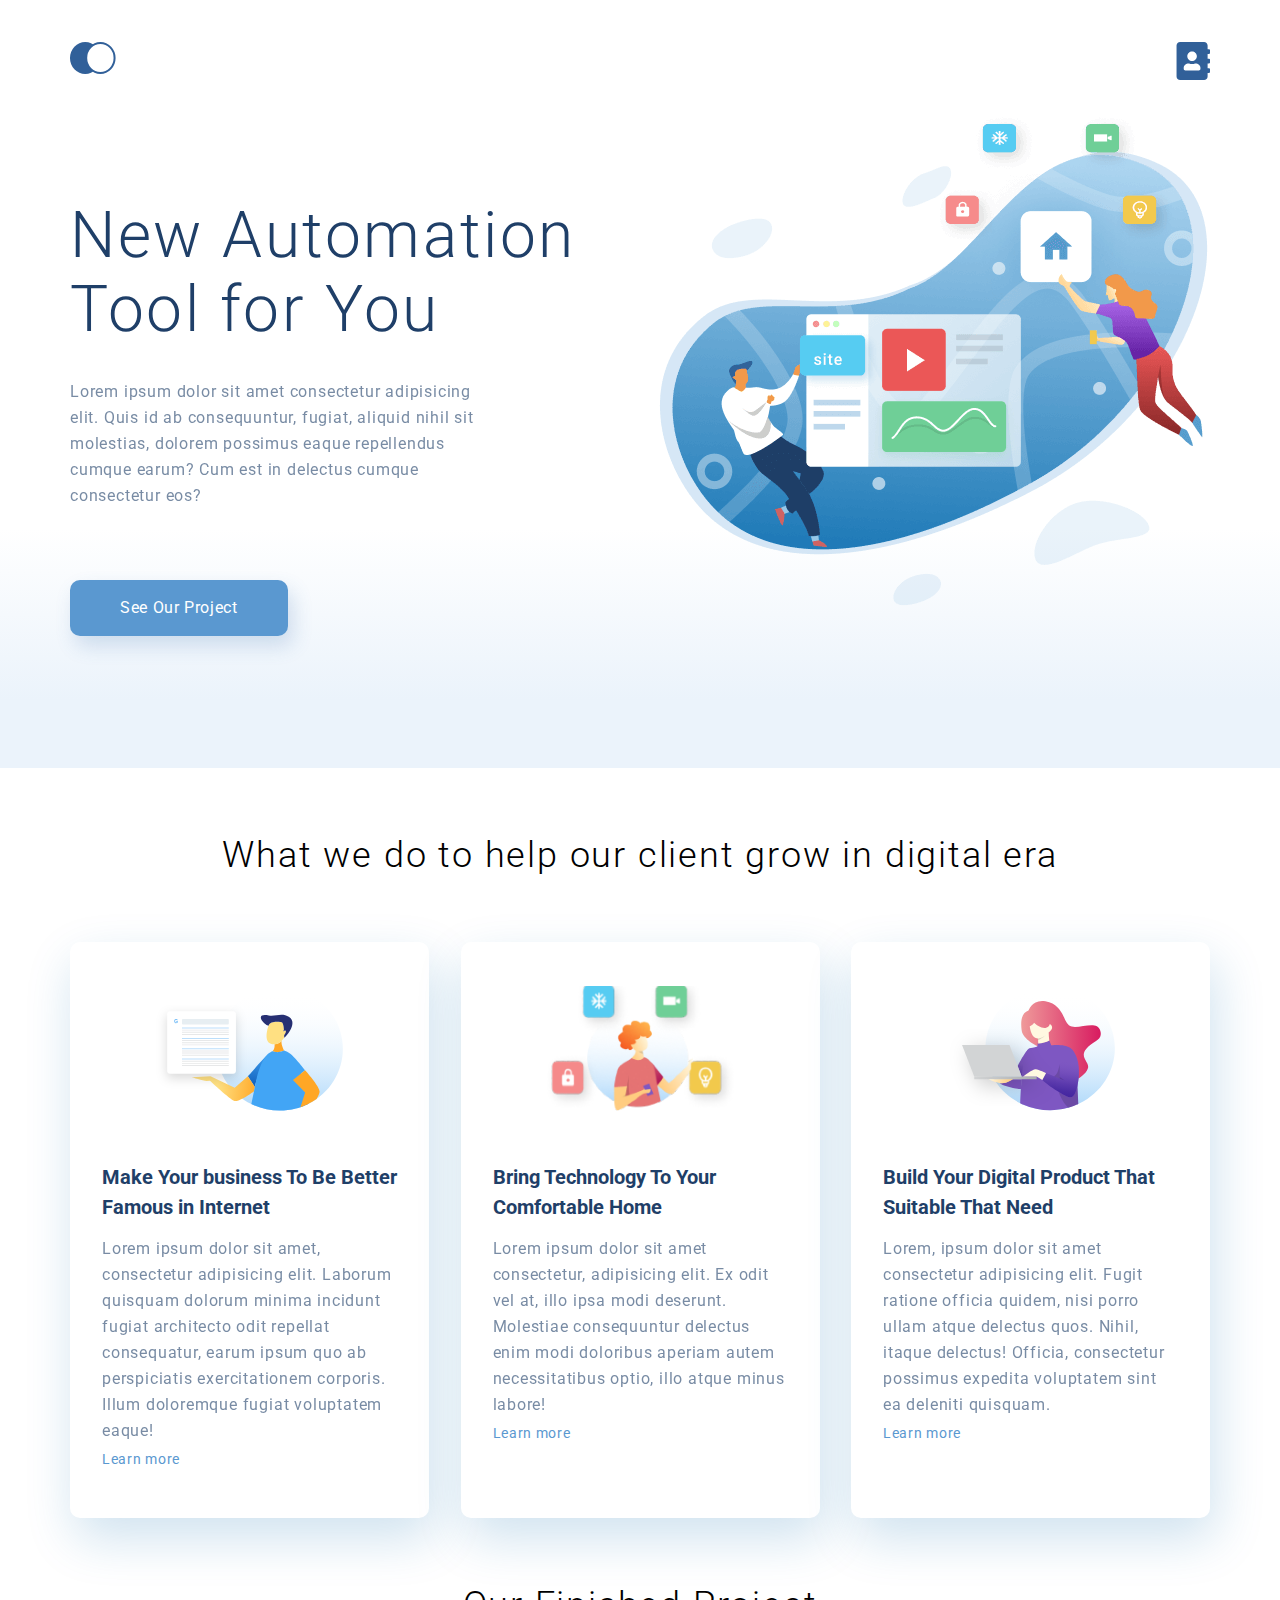
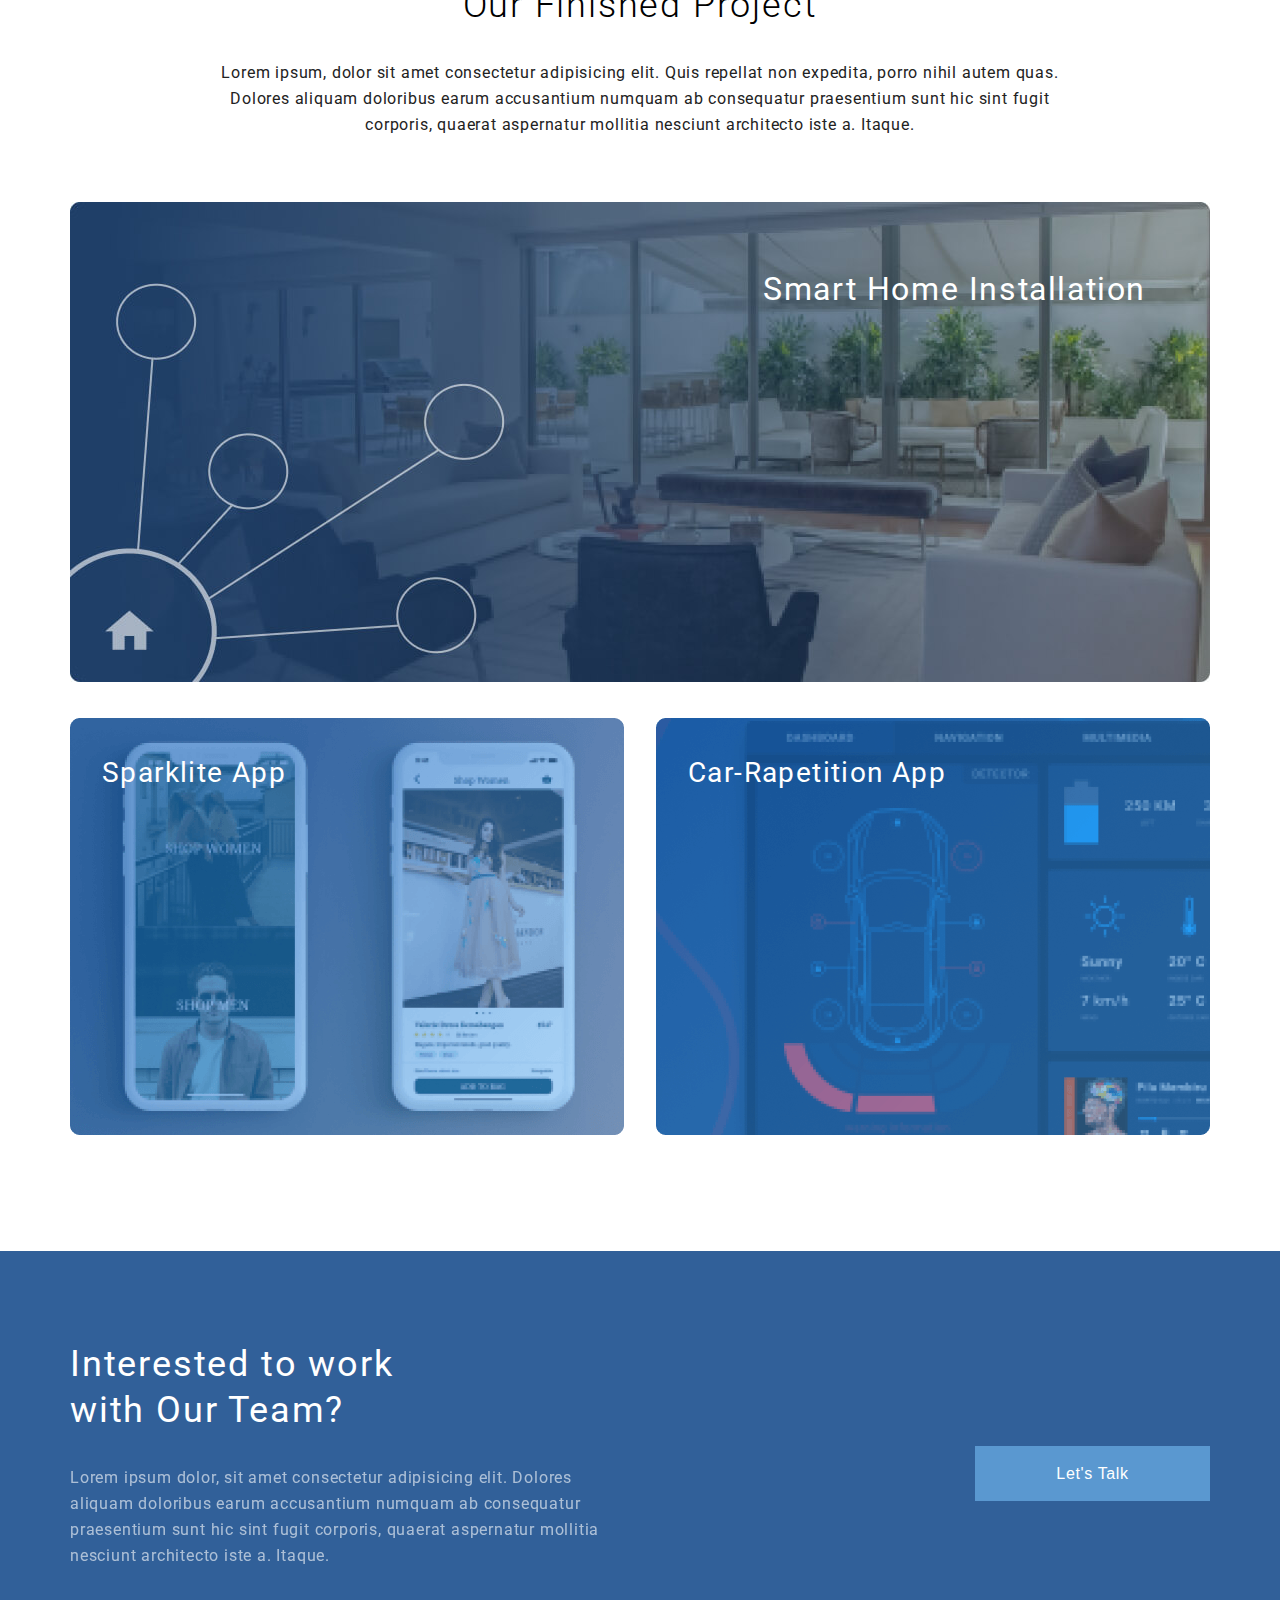
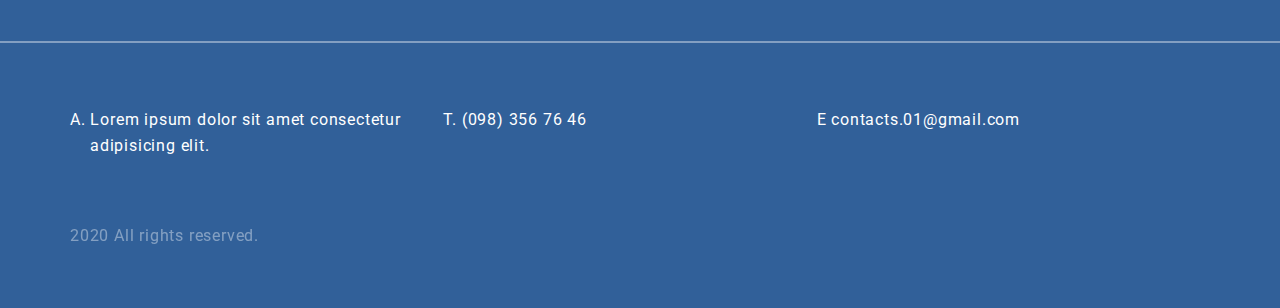
<file: index.html>
<!DOCTYPE html>
<html lang="en">
  <head>
    <meta charset="UTF-8" />
    <meta name="viewport" content="width=device-width, initial-scale=1.0" />
    <title>First project</title>
    <link
      href="https://fonts.googleapis.com/css2?family=Roboto:wght@400;500&display=swap"
      rel="stylesheet"
    />
    <link rel="stylesheet" href="style.css" />
  </head>
  <body>
    <div class="body-container">
      <div class="big-container">
        <div class="header-container">
          <div class="menu">
            <a href="index.html"><img src="img/logo.svg" alt="Logo" /></a>
            <a href="contacts.html"
              ><img src="img/contacts.svg" alt="Contacts"
            /></a>
          </div>

          <div class="main-header">
            <h1 class="header1">New Automation Tool for You</h1>
            <p class="default-text main-header-text">
              Lorem ipsum dolor sit amet consectetur adipisicing elit. Quis id
              ab consequuntur, fugiat, aliquid nihil sit molestias, dolorem
              possimus eaque repellendus cumque earum? Cum est in delectus
              cumque consectetur eos?
            </p>
            <a href="#" class="top-button">See Our Project</a>
          </div>
        </div>
      </div>

      <div class="what-we-do">
        <h3 class="header-title">
          What we do to help our client grow in digital era
        </h3>
        <div class="flex-columns">
          <div class="card">
            <img class="card-img" src="img/card-1.svg" alt="card 1" />
            <h4 class="header-card">
              Make Your business To Be Better Famous in Internet
            </h4>
            <p class="default-text">
              Lorem ipsum dolor sit amet, consectetur adipisicing elit. Laborum
              quisquam dolorum minima incidunt fugiat architecto odit repellat
              consequatur, earum ipsum quo ab perspiciatis exercitationem
              corporis. Illum doloremque fugiat voluptatem eaque!
            </p>
            <a href="#" class="card-link">Learn more</a>
          </div>

          <div class="card">
            <img class="card-img" src="img/card-2.png" alt="card 2" />
            <h4 class="header-card">
              Bring Technology To Your Comfortable Home
            </h4>
            <p class="default-text">
              Lorem ipsum dolor sit amet consectetur, adipisicing elit. Ex odit
              vel at, illo ipsa modi deserunt. Molestiae consequuntur delectus
              enim modi doloribus aperiam autem necessitatibus optio, illo atque
              minus labore!
            </p>
            <a href="#" class="card-link">Learn more</a>
          </div>

          <div class="card">
            <img class="card-img" src="img/card-3.svg" alt="card 3" />
            <h4 class="header-card">
              Build Your Digital Product That Suitable That Need
            </h4>
            <p class="default-text">
              Lorem, ipsum dolor sit amet consectetur adipisicing elit. Fugit
              ratione officia quidem, nisi porro ullam atque delectus quos.
              Nihil, itaque delectus! Officia, consectetur possimus expedita
              voluptatem sint ea deleniti quisquam.
            </p>
            <a href="#" class="card-link">Learn more</a>
          </div>
        </div>
      </div>

      <div class="bottom">
        <h3 class="header-title">Our Finished Project</h3>
        <p class="default-text text-project">
          Lorem ipsum, dolor sit amet consectetur adipisicing elit. Quis
          repellat non expedita, porro nihil autem quas. Dolores aliquam
          doloribus earum accusantium numquam ab consequatur praesentium sunt
          hic sint fugit corporis, quaerat aspernatur mollitia nesciunt
          architecto iste a. Itaque.
        </p>

        <div class="project-item">
          <img class="project-img" src="img/SmartHome.jpg" alt="Smart Photo" />
          <p class="project-text">Smart Home Installation</p>
        </div>
        <div class="project-parent">
          <div class="project-item">
            <img
              class="project-img"
              src="img/SparkliteApp.png"
              alt="Sparklite App"
            />
            <p class="project-parent-text">Sparklite App</p>
          </div>
          <div class="project-item">
            <img class="project-img" src="img/CarRap.png" alt="Car App" />
            <p class="project-parent-text">Car-Rapetition App</p>
          </div>
        </div>
      </div>

      <div class="footer-container">
        <div class="footer-main">
          <div class="footer-contacts">
            <div class="footer-text">
              <h3>Interested to work with Our Team?</h3>
              <p>
                Lorem ipsum dolor, sit amet consectetur adipisicing elit.
                Dolores aliquam doloribus earum accusantium numquam ab
                consequatur praesentium sunt hic sint fugit corporis, quaerat
                aspernatur mollitia nesciunt architecto iste a. Itaque.
              </p>
            </div>
            <div class="footer-button">
              <button>Let's Talk</button>
            </div>
          </div>
        </div>

        <hr class="footer-hr" />

        <div class="footer-main">
          <ul class="footer-ul">
            <li class="li-address">
              Lorem ipsum dolor sit amet consectetur adipisicing elit.
            </li>
            <li class="li-tel">(098) 356 76 46</li>
            <li class="li-con">contacts.01@gmail.com</li>
          </ul>
          <p class="footer-copyright">2020 All rights reserved.</p>
        </div>
      </div>
    </div>
  </body>
</html>
</file>
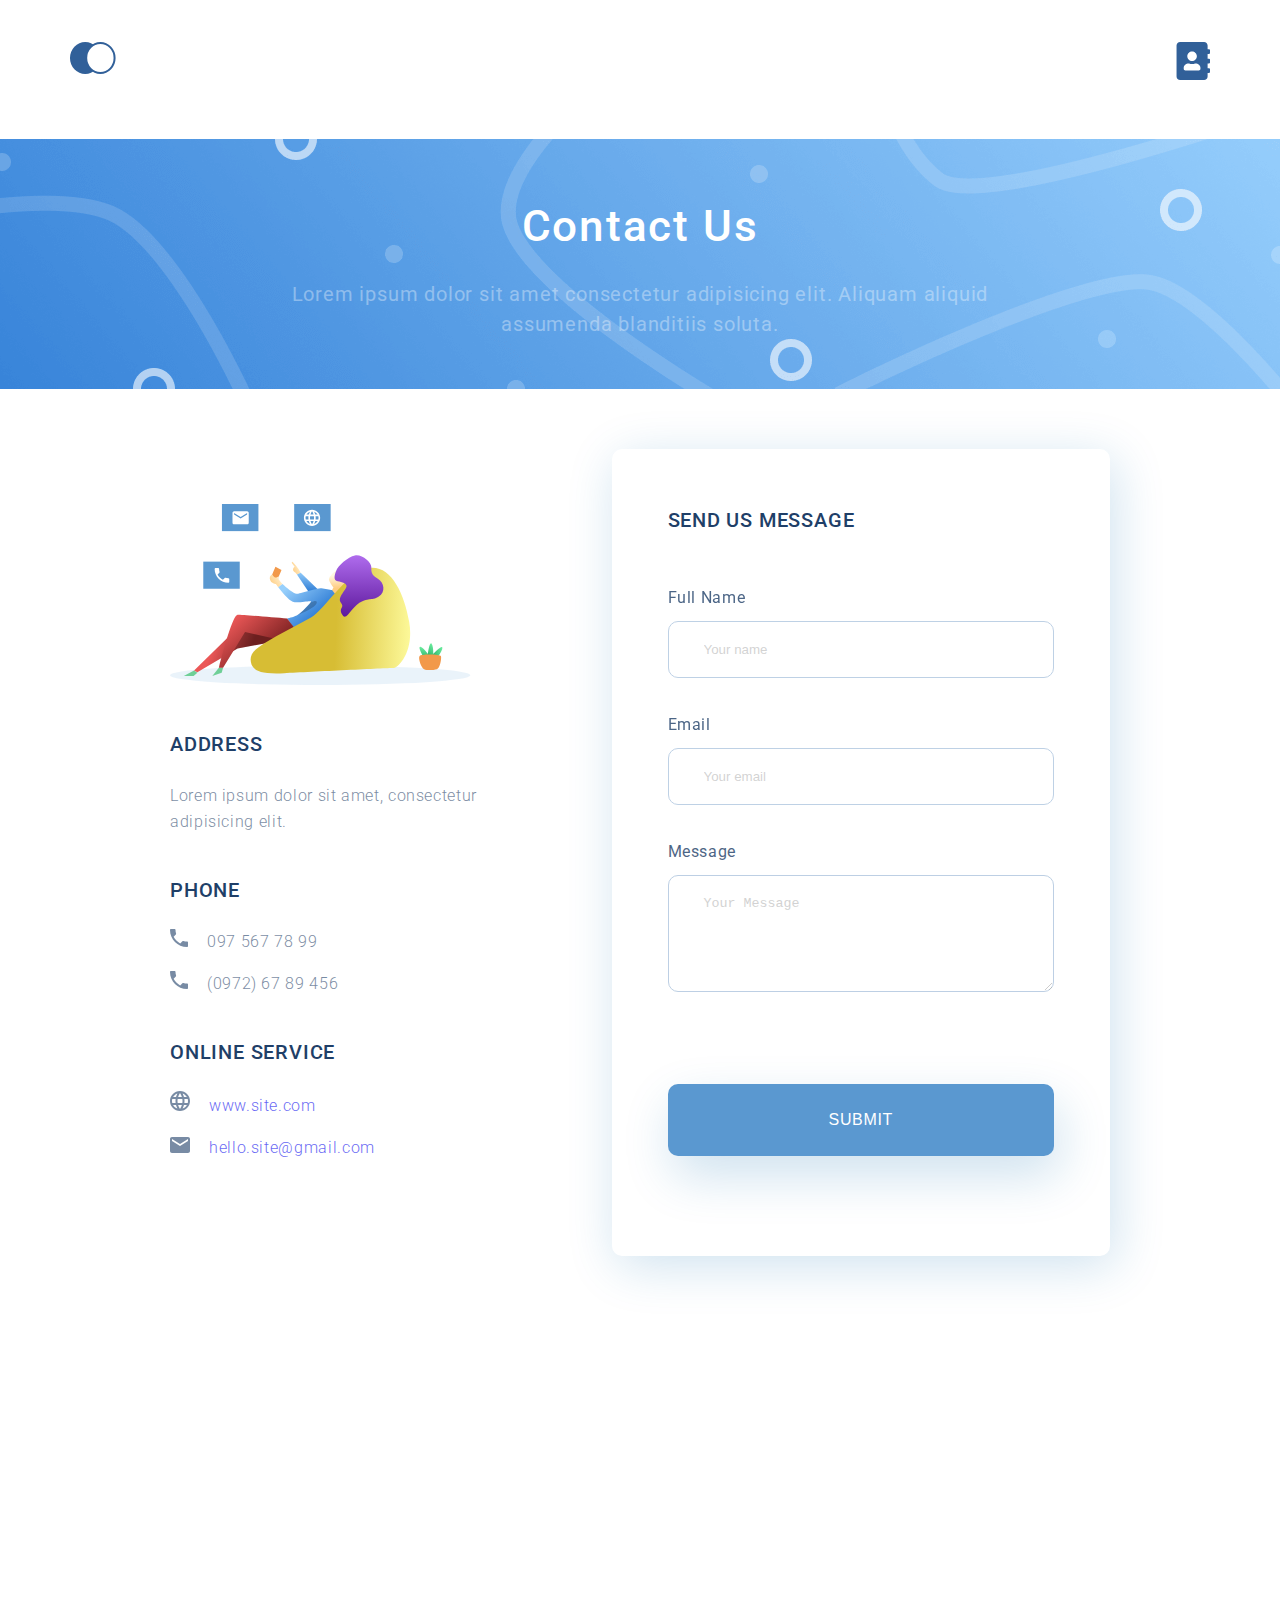
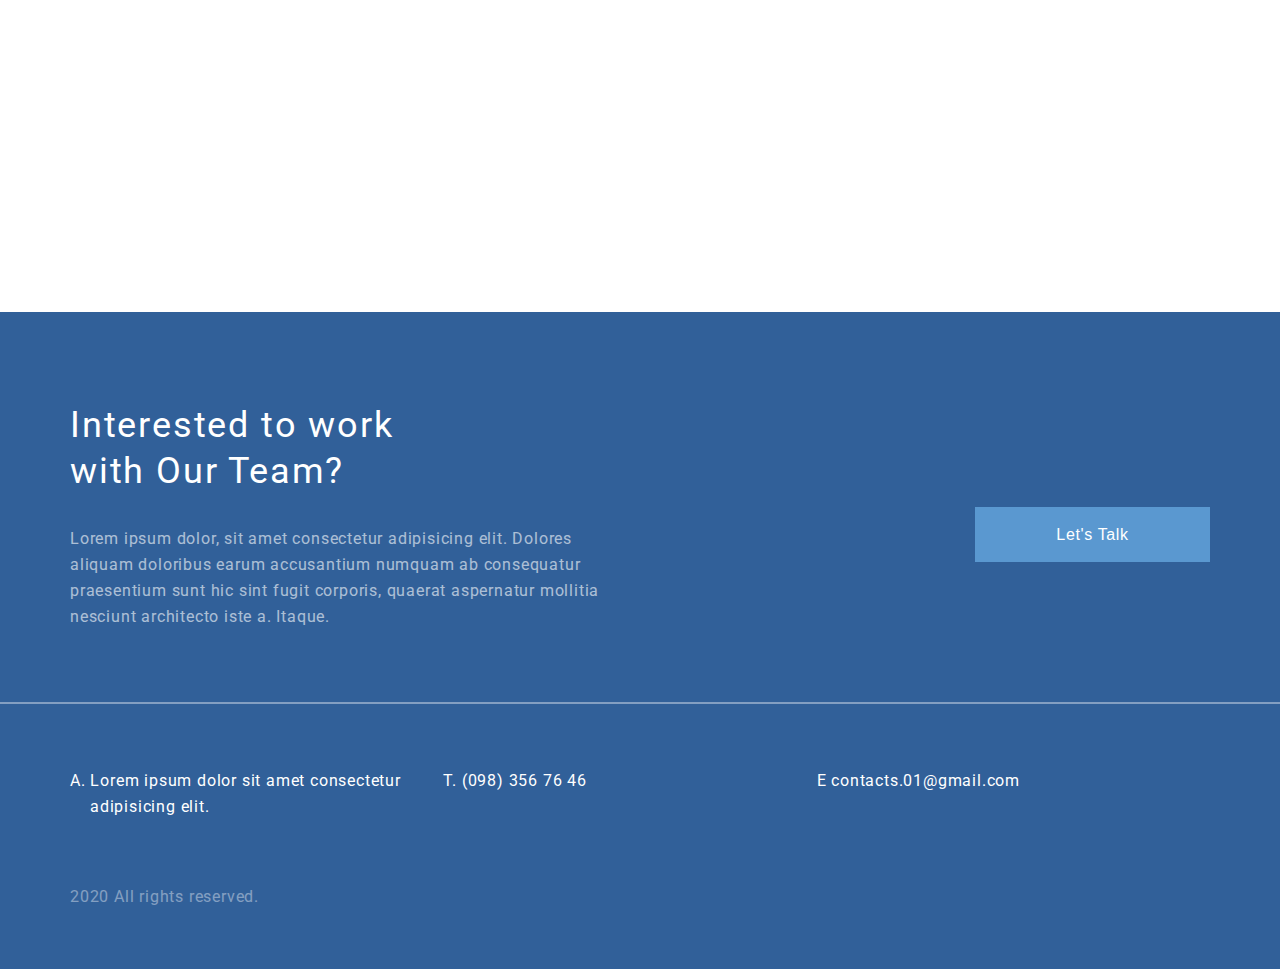
<file: contacts.html>
<!DOCTYPE html>
<html lang="en">
  <head>
    <meta charset="UTF-8" />
    <meta name="viewport" content="width=device-width, initial-scale=1.0" />
    <title>First project</title>
    <link
      href="https://fonts.googleapis.com/css2?family=Roboto:wght@400;500&display=swap"
      rel="stylesheet"
    />
    <link rel="stylesheet" href="style.css" />
  </head>

  <body>
    <div class="body-container">
      <div class="header-container">
        <div class="menu">
          <a href="index.html"><img src="img/logo.svg" alt="Logo" /></a>
          <a href="contacts.html"
            ><img src="img/contacts.svg" alt="Contacts"
          /></a>
        </div>
      </div>

      <div class="contact-us">
        <div class="contact-us-block">
          <h2 class="header2">Contact Us</h2>
          <p class="default-text contact-text">
            Lorem ipsum dolor sit amet consectetur adipisicing elit. Aliquam
            aliquid assumenda blanditiis soluta.
          </p>
        </div>
      </div>

      <div class="contacts-main">
        <div class="flex-address">
          <img src="img/contact_form.svg" alt="Logo" />
          <div class="contacts-element">
            <h4 class="header-contacts">Address</h4>
            <p class="contacts-text">
              Lorem ipsum dolor sit amet, consectetur adipisicing elit.
            </p>
          </div>
          <div class="contacts-element">
            <h4 class="header-contacts">Phone</h4>
            <ul class="contacts-text">
              <li>
                <img src="img/contact-world.svg" alt="contacts" />097 567 78 99
              </li>
              <li>
                <img src="img/contact-world.svg" alt="contacts" />(0972) 67 89
                456
              </li>
            </ul>
          </div>
          <div class="contacts-element">
            <h4 class="header-contacts">Online service</h4>
            <ul class="contacts-text">
              <li>
                <img src="img/contact-tel.svg" alt="contacts" /><a
                  href="index.html"
                  >www.site.com</a
                >
              </li>
              <li>
                <img src="img/contact-post.svg" alt="contacts" /><a
                  href="mailto:contacts.01@gmail.com"
                  >hello.site@gmail.com</a
                >
              </li>
            </ul>
          </div>
        </div>
        <div class="contacts-form">
          <h4 class="header-contacts">Send us message</h4>
          <form class="flex-form">
            <label
              >Full Name
              <input
                class="form-input"
                type="text"
                placeholder="Your name" /></label
            ><br />

            <label
              >Email
              <input
                class="form-input"
                type="email"
                placeholder="Your email" /></label
            ><br />

            <label
              >Message
              <textarea
                class="form-input"
                rows="5"
                placeholder="Your Message"
              ></textarea></label
            ><br />

            <button class="form-button" type="submit">Submit</button>
          </form>
        </div>
      </div>

      <iframe
        class="map-iframe"
        src="https://www.google.com/maps/embed?pb=!1m18!1m12!1m3!1d66680.07993614573!2d34.471795273642435!3d31.782299998574523!2m3!1f0!2f0!3f0!3m2!1i1024!2i768!4f13.1!3m3!1m2!1s0x0%3A0xcc661fa6f7ae2de1!2sClalit%20Pharmacy!5e0!3m2!1sru!2sil!4v1602493790970!5m2!1sru!2sil"
        frameborder="0"
        style="border: 0"
        allowfullscreen=""
        aria-hidden="false"
        tabindex="0"
      ></iframe>

      <div class="footer-container">
        <div class="footer-main">
          <div class="footer-contacts">
            <div class="footer-text">
              <h3>Interested to work with Our Team?</h3>
              <p>
                Lorem ipsum dolor, sit amet consectetur adipisicing elit.
                Dolores aliquam doloribus earum accusantium numquam ab
                consequatur praesentium sunt hic sint fugit corporis, quaerat
                aspernatur mollitia nesciunt architecto iste a. Itaque.
              </p>
            </div>
            <div class="footer-button">
              <button>Let's Talk</button>
            </div>
          </div>
        </div>

        <hr class="footer-hr" />

        <div class="footer-main">
          <ul class="footer-ul">
            <li class="li-address">
              Lorem ipsum dolor sit amet consectetur adipisicing elit.
            </li>
            <li class="li-tel">(098) 356 76 46</li>
            <li class="li-con">contacts.01@gmail.com</li>
          </ul>
          <p class="footer-copyright">2020 All rights reserved.</p>
        </div>
      </div>
    </div>
  </body>
</html>
</file>
<file: style.css>
* {
  margin: 0;
  padding: 0;
}

html {
  font-family: "Roboto", sans-serif;
}

.body-container {
  max-width: 1366px;
  margin: 0 auto;
}

.default-text {
  font-size: 16px;
  line-height: 26px;
  color: #1f3f68;
  letter-spacing: 0.05em;
  opacity: 0.6;
}

.big-container {
  margin: 0 auto;
  min-height: 768px;
  background: -webkit-gradient(linear, left bottom, left top, color-stop(8.84%, #ebf3fb), color-stop(31.12%, rgba(152, 195, 232, 0)));
  background: linear-gradient(0deg, #ebf3fb 8.84%, rgba(152, 195, 232, 0) 31.12%);
}

.header-container {
  margin: 0 auto;
  max-width: 1140px;
  display: -webkit-box;
  display: -ms-flexbox;
  display: flex;
  -webkit-box-orient: vertical;
  -webkit-box-direction: normal;
      -ms-flex-direction: column;
          flex-direction: column;
  height: 100%;
}

.menu {
  padding-top: 42px;
  display: -webkit-box;
  display: -ms-flexbox;
  display: flex;
  -webkit-box-pack: justify;
      -ms-flex-pack: justify;
          justify-content: space-between;
}

.contact-us {
  margin: 55px 0;
  background-image: url(img/contact_us.png);
  background-repeat: no-repeat;
  background-position: right center;
  min-height: 250px;
}

.contact-us-block {
  margin: 0 auto;
  max-width: 780px;
  padding-top: 50px;
  text-align: center;
}

.contact-text {
  font-size: 20px;
  line-height: 30px;
  text-align: center;
  letter-spacing: 0.04em;
  color: rgba(255, 255, 255, 0.6);
  font-weight: 400;
  margin-top: 16px;
}

.contacts-text {
  font-weight: 300;
  font-size: 16px;
  line-height: 26px;
  letter-spacing: 0.04em;
  color: #1f3f68;
  opacity: 0.6;
}

.contacts-main {
  margin: 60px auto 90px;
  max-width: 940px;
  display: -webkit-box;
  display: -ms-flexbox;
  display: flex;
  -webkit-box-pack: justify;
      -ms-flex-pack: justify;
          justify-content: space-between;
}

.main-header {
  padding-top: 115px;
  -webkit-box-flex: 1;
      -ms-flex-positive: 1;
          flex-grow: 1;
  background-image: url(img/top-img.png);
  background-repeat: no-repeat;
  background-position: right center;
}

.top-button {
  font-size: 16px;
  line-height: 26px;
  text-align: center;
  letter-spacing: 0.04em;
  color: #ffffff;
  background: #5a98d0;
  -webkit-box-shadow: 5px 10px 20px rgba(53, 110, 173, 0.2);
          box-shadow: 5px 10px 20px rgba(53, 110, 173, 0.2);
  border-radius: 10px;
  padding: 15px 50px;
  text-decoration: none;
  display: inline-block;
  margin-top: 71px;
}

.what-we-do {
  padding-top: 64px;
  max-width: 1140px;
  margin: 0 auto;
}

.flex-columns {
  display: -webkit-box;
  display: -ms-flexbox;
  display: flex;
  -webkit-box-pack: justify;
      -ms-flex-pack: justify;
          justify-content: space-between;
  padding-top: 64px;
  padding-bottom: 64px;
}

.card {
  width: 359px;
  padding: 44px 32px;
  -webkit-box-sizing: border-box;
          box-sizing: border-box;
  -webkit-box-shadow: 5px 20px 50px rgba(16, 112, 177, 0.2);
          box-shadow: 5px 20px 50px rgba(16, 112, 177, 0.2);
  border-radius: 10px;
  background-color: #fff;
  display: -webkit-box;
  display: -ms-flexbox;
  display: flex;
  -webkit-box-orient: vertical;
  -webkit-box-direction: normal;
      -ms-flex-direction: column;
          flex-direction: column;
}

.card-link {
  font-size: 14px;
  line-height: 30px;
  letter-spacing: 0.05em;
  color: #5a98d0;
  text-decoration: none;
}

.card-img {
  -ms-flex-item-align: center;
      -ms-grid-row-align: center;
      align-self: center;
  margin-bottom: 51px;
  height: 125px;
}

.flex-address {
  -webkit-box-flex: 1;
      -ms-flex: 1;
          flex: 1;
  padding: 55px 55px 55px 0;
  -webkit-box-sizing: border-box;
          box-sizing: border-box;
}

.contacts-element {
  margin: 40px auto;
}

.contacts-element ul li {
  list-style: none;
}

.contacts-element ul li img {
  margin-right: 19px;
}

.contacts-element ul li a {
  text-decoration: none;
}

.contacts-element ul li:last-child {
  margin-top: 16px;
}

.contacts-form {
  -webkit-box-flex: 1;
      -ms-flex: 1;
          flex: 1;
  text-align: left;
  -webkit-box-sizing: border-box;
          box-sizing: border-box;
  padding: 56px;
  background: #ffffff;
  -webkit-box-shadow: 5px 10px 50px rgba(16, 112, 177, 0.2);
          box-shadow: 5px 10px 50px rgba(16, 112, 177, 0.2);
  border-radius: 10px;
}

.project-item {
  position: relative;
  -webkit-box-flex: 1;
      -ms-flex-positive: 1;
          flex-grow: 1;
}

.project-img {
  width: 100%;
}

.project-text {
  font-weight: 400;
  font-size: 32px;
  line-height: 46px;
  letter-spacing: 0.05em;
  text-align: right;
  color: #ffffff;
  position: absolute;
  top: 64px;
  right: 64px;
}

.project-parent {
  display: -webkit-box;
  display: -ms-flexbox;
  display: flex;
  -webkit-box-pack: justify;
      -ms-flex-pack: justify;
          justify-content: space-between;
  margin-top: 32px;
}

.project-parent .project-item:first-child {
  margin-right: 32px;
}

.project-parent-text {
  font-weight: 400;
  font-size: 28px;
  line-height: 46px;
  letter-spacing: 0.05em;
  text-align: right;
  color: #ffffff;
  position: absolute;
  top: 32px;
  left: 32px;
}

.bottom {
  margin: 0 auto;
  max-width: 1140px;
}

.text-project {
  width: 75%;
  margin: 32px auto 64px;
  color: #222222;
  opacity: 1;
  text-align: center;
}

.footer-container {
  margin-top: 112px;
  min-height: 657px;
  background-color: #316099;
}

.footer-main {
  max-width: 1140px;
  margin: 0 auto;
}

.footer-contacts {
  height: 390px;
  display: -webkit-box;
  display: -ms-flexbox;
  display: flex;
  -webkit-box-pack: justify;
      -ms-flex-pack: justify;
          justify-content: space-between;
}

.footer-ul {
  margin-top: 64px;
  margin-left: 20px;
  display: -webkit-box;
  display: -ms-flexbox;
  display: flex;
  -webkit-box-pack: justify;
      -ms-flex-pack: justify;
          justify-content: space-between;
  list-style: none;
  font-size: 16px;
  text-align: left;
  line-height: 26px;
  letter-spacing: 0.05em;
  color: #ffffff;
}

.footer-ul li {
  -webkit-box-flex: 1;
      -ms-flex: 1;
          flex: 1;
}

.li-address::before {
  content: "A.   ";
  margin-left: -20px;
}

.li-tel::before {
  content: "T.   ";
  margin-left: -20px;
}

.li-con::before {
  content: "E   ";
  margin-left: -20px;
}

.footer-copyright {
  text-align: left;
  font-size: 16px;
  font-weight: 400;
  line-height: 26px;
  letter-spacing: 0.05em;
  color: #ffffff;
  opacity: 0.4;
  margin-top: 64px;
}

.footer-text {
  text-align: left;
  width: 100%;
}

.footer-text h3 {
  padding-top: 90px;
  width: 340px;
  font-size: 36px;
  font-weight: 400;
  line-height: 46px;
  letter-spacing: 0.05em;
  text-align: left;
  color: #ffffff;
}

.footer-text p {
  padding-top: 32px;
  font-size: 16px;
  line-height: 26px;
  font-weight: 400;
  letter-spacing: 0.05em;
  color: #ffffff;
  opacity: 0.6;
}

.footer-button {
  width: 100%;
  -ms-flex-item-align: center;
      -ms-grid-row-align: center;
      align-self: center;
  position: relative;
}

.footer-button button {
  width: 235px;
  height: 55px;
  font-weight: 400;
  font-size: 16px;
  line-height: 26px;
  letter-spacing: 0.04em;
  color: #ffffff;
  text-align: center;
  border-radius: 0;
  border: 0;
  background-color: #5a98d0;
  position: absolute;
  right: 0;
}

.footer-hr {
  border: 1px solid #ffffff;
  opacity: 0.4;
}

.map-iframe {
  width: 940px;
  height: 450px;
  margin: 0 213px;
}

.header1 {
  width: 510px;
  font-size: 64px;
  font-weight: 300;
  color: #1f3f68;
  line-height: 74px;
  letter-spacing: 0.04em;
  margin-bottom: 32px;
}

.main-header-text {
  width: 425px;
}

.header2 {
  font-weight: 500;
  font-size: 44px;
  text-align: center;
  line-height: 74px;
  letter-spacing: 0.04em;
  color: #ffffff;
}

.header-title {
  font-size: 36px;
  text-align: center;
  font-weight: 300;
  line-height: 46px;
  letter-spacing: 0.05em;
}

.header-card {
  font-size: 20px;
  line-height: 30px;
  color: #1f3f68;
  margin-bottom: 14px;
}

.form-input {
  border: 1px solid #356ead;
  -webkit-box-sizing: border-box;
          box-sizing: border-box;
  border-radius: 10px;
  opacity: 0.4;
  width: 100%;
  margin: 8px 0 32px;
  padding: 20px 35px;
}

.form-button {
  background: #5a98d0;
  -webkit-box-shadow: 5px 20px 50px rgba(16, 112, 177, 0.2);
          box-shadow: 5px 20px 50px rgba(16, 112, 177, 0.2);
  border-radius: 10px;
  font-weight: 500;
  font-size: 16px;
  line-height: 26px;
  letter-spacing: 0.04em;
  text-align: center;
  color: #ffffff;
  text-transform: uppercase;
  width: 100%;
  border-width: 0;
  padding: 23px 0;
  margin-top: 50px;
}

.header-contacts {
  font-weight: 500;
  font-size: 20px;
  line-height: 30px;
  letter-spacing: 0.04em;
  color: #1f3f68;
  text-align: left;
  margin-bottom: 24px;
  text-transform: uppercase;
}

.flex-form {
  margin-top: 48px;
}

.flex-form label {
  font-weight: 400;
  font-size: 16px;
  line-height: 30px;
  letter-spacing: 0.04em;
  color: #1f3f68;
  opacity: 0.8;
}

@media (max-width: 1024px) {
  .header-container {
    padding-left: 32px;
    padding-right: 32px;
  }
  .main-header {
    background-position: right bottom;
    background-size: 45%;
  }
  .flex-columns {
    -webkit-box-orient: vertical;
    -webkit-box-direction: normal;
        -ms-flex-direction: column;
            flex-direction: column;
    -webkit-box-align: center;
        -ms-flex-align: center;
            align-items: center;
  }
  .card {
    margin-bottom: 32px;
  }
  .bottom {
    padding: 0 32px;
  }
  .footer-container {
    padding: 0 125px;
  }
  .footer-text h3 {
    padding-top: 43px;
  }
  .footer-button button {
    width: 135px;
    height: 30px;
  }
  .footer-ul {
    -webkit-box-orient: vertical;
    -webkit-box-direction: normal;
        -ms-flex-direction: column;
            flex-direction: column;
  }
  .li-tel {
    margin: 25px 0;
  }
  .footer-copyright {
    padding-bottom: 64px;
  }
  .contact-us-block {
    max-width: 520px;
  }
  .contacts-main {
    -webkit-box-orient: vertical;
    -webkit-box-direction: normal;
        -ms-flex-direction: column;
            flex-direction: column;
    -webkit-box-align: center;
        -ms-flex-align: center;
            align-items: center;
  }
  .flex-address {
    max-width: 300px;
    padding: 0;
  }
  .contacts-form {
    margin: 64px 0;
  }
  .header-contacts {
    width: 180px;
  }
  .map-iframe {
    width: 100%;
    margin: -58px 0;
  }
}

@media (max-width: 736px) {
  .big-container {
    min-height: 376px;
    padding-bottom: 41px;
    -webkit-box-sizing: border-box;
            box-sizing: border-box;
  }
  .header1 {
    width: 100%;
    font-size: 32px;
    line-height: 37px;
    margin-bottom: 12px;
    text-align: center;
  }
  .main-header {
    padding-top: 36px;
    display: -webkit-box;
    display: -ms-flexbox;
    display: flex;
    -webkit-box-orient: vertical;
    -webkit-box-direction: normal;
        -ms-flex-direction: column;
            flex-direction: column;
    -webkit-box-align: center;
        -ms-flex-align: center;
            align-items: center;
    background-image: none;
  }
  .main-header-text {
    width: 100%;
    text-align: center;
  }
  .menu {
    padding-top: 24px;
  }
  .top-button {
    font-size: 12px;
    line-height: 26px;
    padding: 0 8px;
  }
  .what-we-do {
    padding: 48px 20px 0;
  }
  .header-title {
    font-size: 24px;
    line-height: 28px;
  }
  .flex-columns {
    padding-top: 32px;
  }
  .card {
    width: 100%;
  }
  .text-project {
    width: 100%;
  }
  .bottom {
    padding: 0 20px;
  }
  .project-text {
    font-size: 16px;
    line-height: 19px;
    top: 16px;
    right: 16px;
  }
  .project-parent-text {
    left: 16px;
    font-size: 16px;
    line-height: 19px;
  }
  .project-parent {
    -webkit-box-orient: vertical;
    -webkit-box-direction: normal;
        -ms-flex-direction: column;
            flex-direction: column;
    margin-top: 0;
  }
  .project-parent .project-item:first-child {
    margin-right: 0;
  }
  .project-item {
    margin-bottom: 16px;
  }
  .footer-container {
    padding: 0 16px;
  }
  .footer-contacts {
    -webkit-box-orient: vertical;
    -webkit-box-direction: normal;
        -ms-flex-direction: column;
            flex-direction: column;
    -webkit-box-align: center;
        -ms-flex-align: center;
            align-items: center;
    -webkit-box-pack: unset;
        -ms-flex-pack: unset;
            justify-content: unset;
  }
  .footer-text h3 {
    padding-top: 18px;
    text-align: center;
    width: 100%;
  }
  .footer-text p {
    text-align: center;
  }
  .footer-button button {
    position: initial;
    width: 110px;
    height: 30px;
  }
  .footer-button {
    width: 110px;
    margin: 40px auto;
  }
  .footer-ul {
    margin-top: 32px;
  }
  .footer-copyright {
    margin-top: 32px;
    padding-bottom: 32px;
    text-align: center;
    width: 100%;
  }
  .header2 {
    font-size: 24px;
    line-height: 28px;
  }
  .contact-text {
    font-size: 16px;
    margin-top: 32px;
  }
  .contacts-main {
    margin: 32px 15px;
  }
  .header-contacts {
    width: 100%;
    font-weight: 500;
    font-size: 16px;
  }
  .flex-form {
    margin-top: 30px;
  }
  .flex-form label {
    font-size: 14px;
  }
  .form-button {
    margin-top: 25px;
  }
  .form-input {
    margin: 5px 0 20px;
  }
}
/*# sourceMappingURL=style.css.map */
</file>
